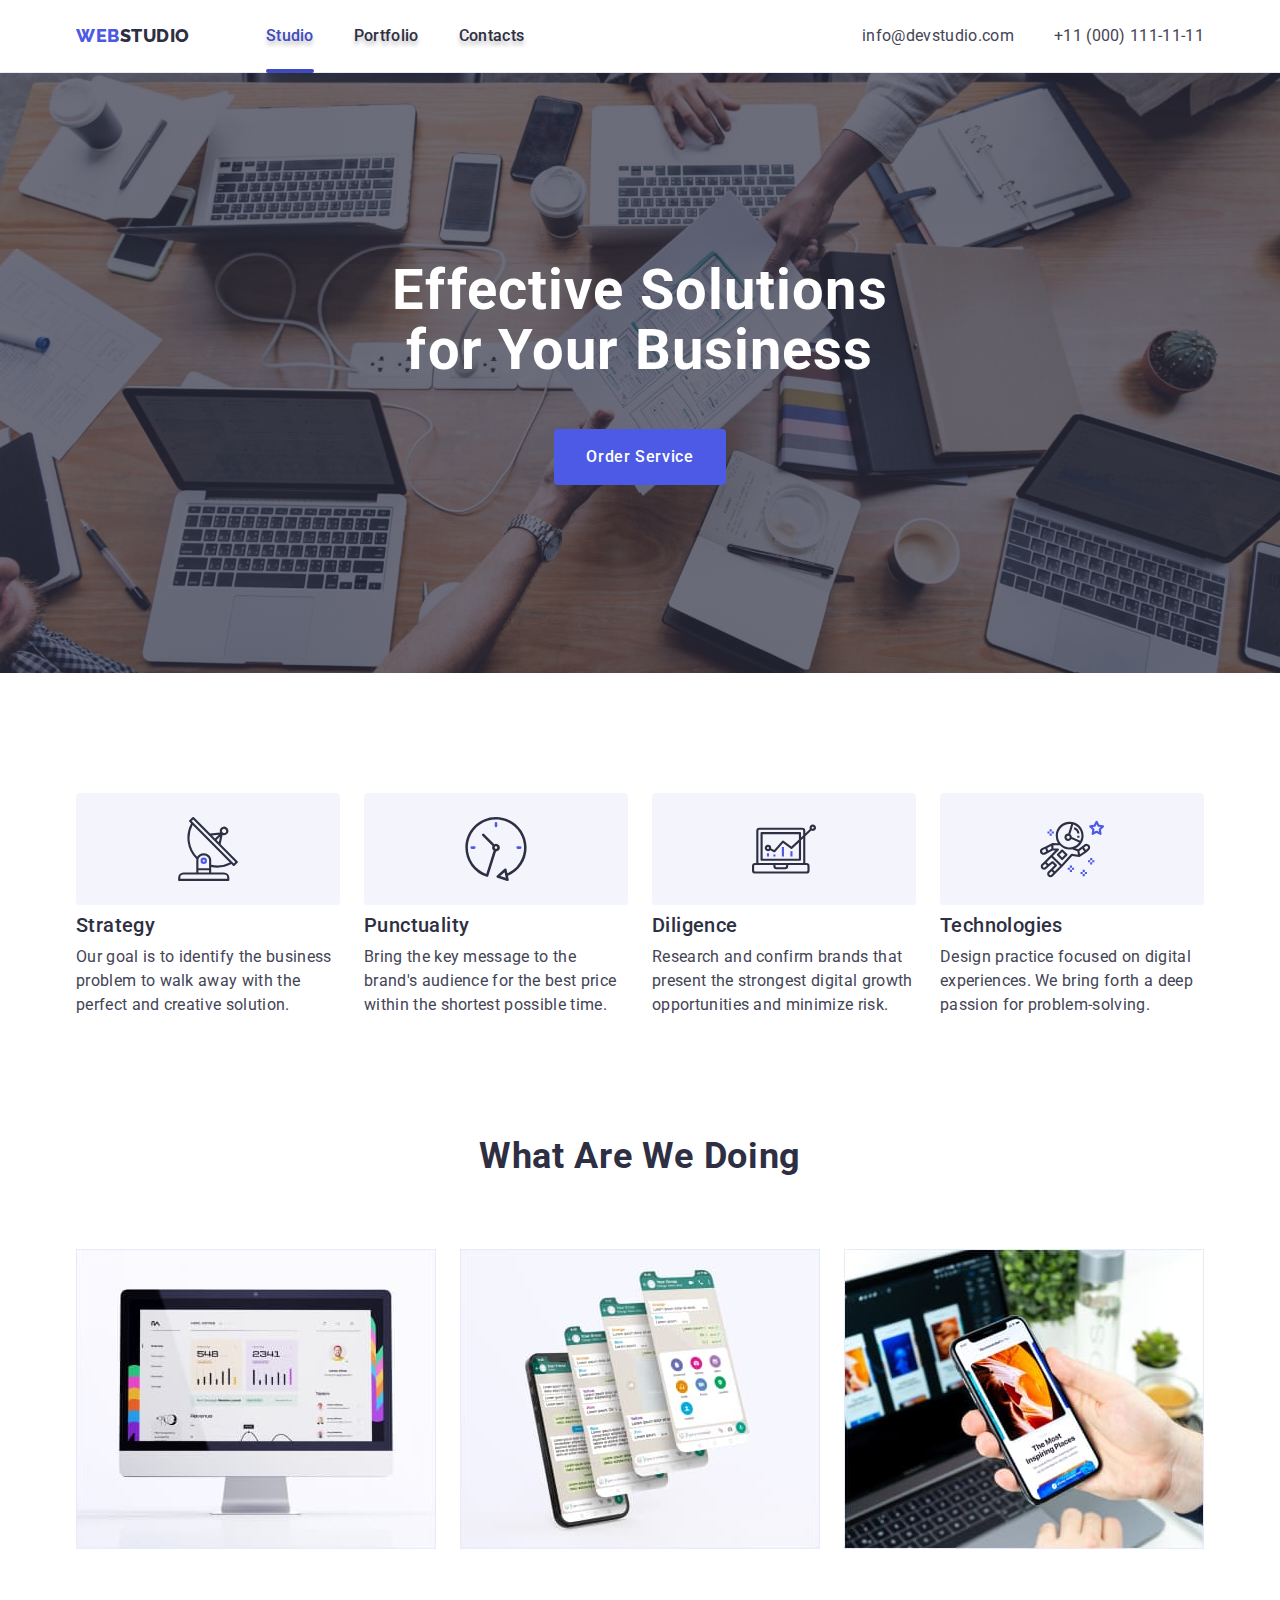
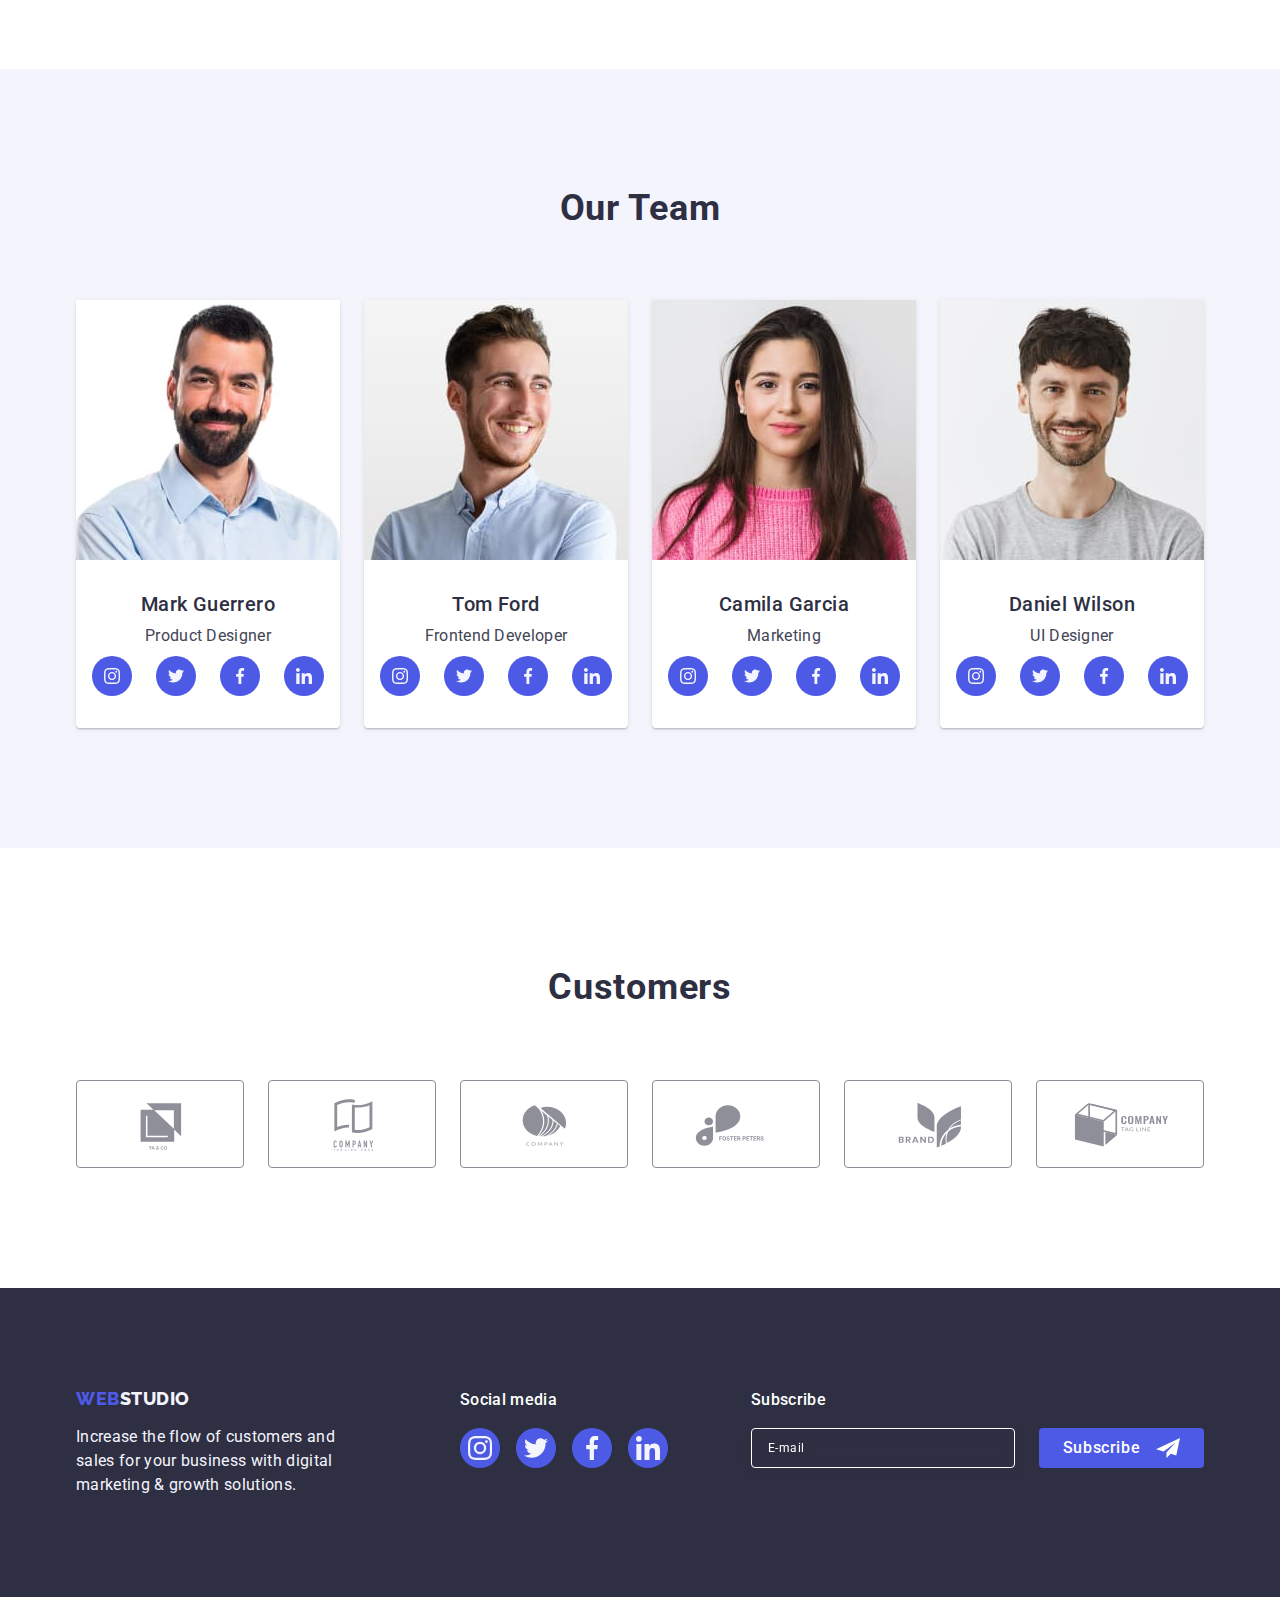
<file: index.html>
<!DOCTYPE html>
<html lang="en">
  <head>
    <meta charset="UTF-8" />
    <meta http-equiv="X-UA-Compatible" content="IE=edge" />
    <meta name="viewport" content="width=device-width, initial-scale=1.0" />
    <title>Document</title>
    <link rel="preconnect" href="https://fonts.googleapis.com" />
    <link rel="preconnect" href="https://fonts.gstatic.com" crossorigin />
    <link
      href="https://fonts.googleapis.com/css2?family=Raleway:wght@800&family=Roboto:wght@400;500;700;900&display=swap"
      rel="stylesheet"
    />
    <link
      rel="stylesheet"
      href="https://cdnjs.cloudflare.com/ajax/libs/modern-normalize/1.1.0/modern-normalize.min.css"
    />
    <link rel="stylesheet" href="./css/styles.css" />
  </head>
  <body>
    <!-- Header -->
    <header class="page-header">
      <div class="page-header-container container">
        <nav class="page-navigation">
          <a class="logo link" href="./index.html">Web<span class="logo-style">Studio</span> </a>
          <ul class="site-nav list">
            <li class="menu-item">
              <a href="./index.html" class="menu-link active-page link">Studio</a>
            </li>
            <li class="menu-item">
              <a href="./portfolio.html" class="menu-link link">Portfolio</a>
            </li>
            <li class="menu-item"><a href="" class="menu-link link">Contacts</a></li>
          </ul>
        </nav>
        <address class="page-address">
          <ul class="list-address list">
            <li class="contacts-header-link link">
              <a class="link" href="mailto:info@devstudio.com">info@devstudio.com</a>
            </li>
            <li class="contacts-header-link link">
              <a class="link" href="tel:+110001111111">+11 (000) 111-11-11</a>
            </li>
          </ul>
        </address>
      </div>
    </header>
    <main>
      <!-- Hero -->
      <section class="hero">
        <div class="container">
          <h1 class="main-title">Effective Solutions for Your Business</h1>
          <button class="modal-open-btn" type="button" data-modal-open>Order Service</button>
        </div>
      </section>
      <!-- Section About -->
      <section class="about">
        <div class="container">
          <h2 class="visually-hidden">Our qualities</h2>
          <ul class="about-list list">
            <li class="about-list-item">
              <div class="icon-about">
                <svg class="" width="64" height="64" aria-label="antenna">
                  <use href="./images/icons.svg#icon-antenna"></use>
                </svg>
              </div>
              <h3 class="subtitle">Strategy</h3>
              <p class="description-text">
                Our goal is to identify the business problem to walk away with the perfect and
                creative solution.
              </p>
            </li>
            <li class="about-list-item">
              <div class="icon-about">
                <svg class="" width="64" height="64" aria-label="clock">
                  <use href="./images/icons.svg#icon-clock"></use>
                </svg>
              </div>
              <h3 class="subtitle">Punctuality</h3>
              <p class="description-text">
                Bring the key message to the brand's audience for the best price within the shortest
                possible time.
              </p>
            </li>
            <li class="about-list-item">
              <div class="icon-about">
                <svg class="" width="64" height="64" aria-label="diagram">
                  <use href="./images/icons.svg#icon-diagram"></use>
                </svg>
              </div>
              <h3 class="subtitle">Diligence</h3>
              <p class="description-text">
                Research and confirm brands that present the strongest digital growth opportunities
                and minimize risk.
              </p>
            </li>
            <li class="about-list-item">
              <div class="icon-about">
                <svg class="" width="64" height="64" aria-label="astronaut">
                  <use href="./images/icons.svg#icon-astronaut-1"></use>
                </svg>
              </div>
              <h3 class="subtitle">Technologies</h3>
              <p class="description-text">
                Design practice focused on digital experiences. We bring forth a deep passion for
                problem-solving.
              </p>
            </li>
          </ul>
        </div>
      </section>
      <!-- Section What are we doing -->
      <section class="services">
        <div class="container">
          <h2 class="title">What are we doing</h2>
          <ul class="list-services list">
            <li class="service-item">
              <img
                class="list-services-img"
                src="./images/img1.jpg"
                alt="computer monitor"
                width="360"
                height="300"
              />
            </li>
            <li class="service-item">
              <img
                class="list-services-img"
                src="./images/img2.jpg"
                alt="mobile phones"
                width="360"
                height="300"
              />
            </li>
            <li class="service-item">
              <img
                class="list-services-img"
                src="./images/img3.jpg"
                alt="laptop and phone"
                width="360"
                height="300"
              />
            </li>
          </ul>
        </div>
      </section>
      <!-- Section Our Team -->
      <section class="team-company">
        <div class="container">
          <h2 class="title">Our Team</h2>
          <ul class="list-team-company list">
            <li class="team-list-item">
              <img class="team-list-img" src="./images/img1a.jpg" alt="Person" width="264" />
              <div class="team-card-wrapper">
                <h3 class="subtitle-name">Mark Guerrero</h3>
                <p class="position">Product Designer</p>
                <ul class="social-list list">
                  <li class="social-list-item">
                    <a href="" class="social-list-link">
                      <svg class="social-list-icon" aria-label="instagram" width="16" height="16">
                        <use href="./images/icons.svg#icon-instagram"></use>
                      </svg>
                    </a>
                  </li>
                  <li class="social-list-item">
                    <a href="" class="social-list-link">
                      <svg class="social-list-icon" aria-label="twitter" width="16" height="16">
                        <use href="./images/icons.svg#icon-twitter"></use>
                      </svg>
                    </a>
                  </li>
                  <li class="social-list-item">
                    <a href="" class="social-list-link">
                      <svg class="social-list-icon" aria-label="facebook" width="16" height="16">
                        <use href="./images/icons.svg#icon-facebook"></use>
                      </svg>
                    </a>
                  </li>
                  <li class="social-list-item">
                    <a href="" class="social-list-link">
                      <svg class="social-list-icon" aria-label="linkedin" width="16" height="16">
                        <use href="./images/icons.svg#icon-linkedin"></use>
                      </svg>
                    </a>
                  </li>
                </ul>
              </div>
            </li>
            <li class="team-list-item">
              <img class="team-list-img" src="./images/img2a.jpg" alt="Person" width="264" />
              <div class="team-card-wrapper">
                <h3 class="subtitle-name">Tom Ford</h3>
                <p class="position">Frontend Developer</p>
                <ul class="social-list list">
                  <li class="social-list-item">
                    <a href="" class="social-list-link">
                      <svg class="social-list-icon" aria-label="instagram" width="16" height="16">
                        <use href="./images/icons.svg#icon-instagram"></use>
                      </svg>
                    </a>
                  </li>
                  <li class="social-list-item">
                    <a href="" class="social-list-link">
                      <svg class="social-list-icon" aria-label="twitter" width="16" height="16">
                        <use href="./images/icons.svg#icon-twitter"></use>
                      </svg>
                    </a>
                  </li>
                  <li class="social-list-item">
                    <a href="" class="social-list-link">
                      <svg class="social-list-icon" aria-label="facebook" width="16" height="16">
                        <use href="./images/icons.svg#icon-facebook"></use>
                      </svg>
                    </a>
                  </li>
                  <li class="social-list-item">
                    <a href="" class="social-list-link">
                      <svg class="social-list-icon" aria-label="linkedin" width="16" height="16">
                        <use href="./images/icons.svg#icon-linkedin"></use>
                      </svg>
                    </a>
                  </li>
                </ul>
              </div>
            </li>
            <li class="team-list-item">
              <img class="team-list-img" src="./images/img3a.jpg" alt="Person" width="264" />
              <div class="team-card-wrapper">
                <h3 class="subtitle-name">Camila Garcia</h3>
                <p class="position">Marketing</p>
                <ul class="social-list list">
                  <li class="social-list-item">
                    <a href="" class="social-list-link">
                      <svg class="social-list-icon" aria-label="instagram" width="16" height="16">
                        <use href="./images/icons.svg#icon-instagram"></use>
                      </svg>
                    </a>
                  </li>
                  <li class="social-list-item">
                    <a href="" class="social-list-link">
                      <svg class="social-list-icon" aria-label="twitter" width="16" height="16">
                        <use href="./images/icons.svg#icon-twitter"></use>
                      </svg>
                    </a>
                  </li>
                  <li class="social-list-item">
                    <a href="" class="social-list-link">
                      <svg class="social-list-icon" aria-label="facebook" width="16" height="16">
                        <use href="./images/icons.svg#icon-facebook"></use>
                      </svg>
                    </a>
                  </li>
                  <li class="social-list-item">
                    <a href="" class="social-list-link">
                      <svg class="social-list-icon" aria-label="linkedin" width="16" height="16">
                        <use href="./images/icons.svg#icon-linkedin"></use>
                      </svg>
                    </a>
                  </li>
                </ul>
              </div>
            </li>
            <li class="team-list-item">
              <img class="team-list-img" src="./images/img4a.jpg" alt="Person" width="264" />
              <div class="team-card-wrapper">
                <h3 class="subtitle-name">Daniel Wilson</h3>
                <p class="position">UI Designer</p>
                <ul class="social-list list">
                  <li class="social-list-item">
                    <a href="" class="social-list-link">
                      <svg class="social-list-icon" aria-label="instagram" width="16" height="16">
                        <use href="./images/icons.svg#icon-instagram"></use>
                      </svg>
                    </a>
                  </li>
                  <li class="social-list-item">
                    <a href="" class="social-list-link">
                      <svg class="social-list-icon" aria-label="twitter" width="16" height="16">
                        <use href="./images/icons.svg#icon-twitter"></use>
                      </svg>
                    </a>
                  </li>
                  <li class="social-list-item">
                    <a href="" class="social-list-link">
                      <svg class="social-list-icon" aria-label="facebook" width="16" height="16">
                        <use href="./images/icons.svg#icon-facebook"></use>
                      </svg>
                    </a>
                  </li>
                  <li class="social-list-item">
                    <a href="" class="social-list-link">
                      <svg class="social-list-icon" aria-label="linkedin" width="16" height="16">
                        <use href="./images/icons.svg#icon-linkedin"></use>
                      </svg>
                    </a>
                  </li>
                </ul>
              </div>
            </li>
          </ul>
        </div>
      </section>
      <!-- Section Customers -->
      <section class="customers">
        <div class="container">
          <h2 class="title">Customers</h2>
          <ul class="customers-list list">
            <li class="customers-link-item">
              <a href="" class="customer-link link">
                <svg class="customer-icon" width="104" height="56" aria-label="logo company 1">
                  <use href="./images/icons.svg#icon-logo"></use>
                </svg>
              </a>
            </li>
            <li class="customers-link-item">
              <a href="" class="customer-link link">
                <svg class="customer-icon" width="104" height="56" aria-label="logo company 2">
                  <use href="./images/icons.svg#icon-logo1"></use>
                </svg>
              </a>
            </li>
            <li class="customers-link-item">
              <a href="" class="customer-link link">
                <svg class="customer-icon" width="104" height="56" aria-label="logo company 3">
                  <use href="./images/icons.svg#icon-logo2"></use>
                </svg>
              </a>
            </li>
            <li class="customers-link-item">
              <a href="" class="customer-link link">
                <svg class="customer-icon" width="104" height="56" aria-label="logo company 4">
                  <use href="./images/icons.svg#icon-logo3"></use>
                </svg>
              </a>
            </li>
            <li class="customers-link-item">
              <a href="" class="customer-link link">
                <svg class="customer-icon" width="104" height="56" aria-label="logo company 5">
                  <use href="./images/icons.svg#icon-logo4"></use>
                </svg>
              </a>
            </li>
            <li class="customers-link-item">
              <a href="" class="customer-link link">
                <svg class="customer-icon" width="104" height="56" aria-label="logo company 6">
                  <use href="./images/icons.svg#icon-logo5"></use>
                </svg>
              </a>
            </li>
          </ul>
        </div>
      </section>
    </main>
    <!-- Footer Content -->
    <footer class="footer-block">
      <div class="footer-wrapper container">
        <div class="logo-container">
          <a class="footer-logo link" href="./index.html"
            >Web<span class="footer-logo-style">Studio</span>
          </a>
          <p class="footer-text">
            Increase the flow of customers and sales for your business with digital marketing &
            growth solutions.
          </p>
        </div>
        <div class="social-media-container">
          <p class="social-media-footer">Social media</p>
          <ul class="social-footer-list list">
            <li class="social-list-item">
              <a href="" class="social-list-link-footer">
                <svg class="social-list-icon" aria-label="instagram" width="24" height="24">
                  <use href="./images/icons.svg#icon-instagram"></use>
                </svg>
              </a>
            </li>
            <li class="social-list-item">
              <a href="" class="social-list-link-footer">
                <svg class="social-list-icon" aria-label="twitter" width="24" height="24">
                  <use href="./images/icons.svg#icon-twitter"></use>
                </svg>
              </a>
            </li>
            <li class="social-list-item">
              <a href="" class="social-list-link-footer">
                <svg class="social-list-icon" aria-label="facebook" width="24" height="24">
                  <use href="./images/icons.svg#icon-facebook"></use>
                </svg>
              </a>
            </li>
            <li class="social-list-item">
              <a href="" class="social-list-link-footer">
                <svg class="social-list-icon" aria-label="linkedin" width="24" height="24">
                  <use href="./images/icons.svg#icon-linkedin"></use>
                </svg>
              </a>
            </li>
          </ul>
        </div>
        <div class="subscribe-container">
          <p class="subscribe-form-title">Subscribe</p>
          <form class="subscribe-wrapper">
            <label class="subscribe-form">
              <input
                class="subscribe-form-input"
                type="email"
                name="user-email-sub"
                placeholder="E-mail"
                required
              />
            </label>
            <button class="btn-subscribe" type="submit">
              Subscribe
              <svg class="subscribe-send-icon" width="24" height="24">
                <use href="./images/icons.svg#icon-frame"></use>
              </svg>
            </button>
          </form>
        </div>
      </div>
    </footer>
    <!-- Modal window -->
    <div class="backdrop is-hidden" data-modal>
      <div class="modal">
        <button type="button" class="modal-close-btn" data-modal-close>
          <svg class="modal-close-icon" width="8" height="8">
            <use href="./images/icons.svg#icon-close"></use>
          </svg>
        </button>
        <p class="text-form-modal">Leave your contacts and we will call you back</p>
        <form class="contact-form">
          <div class="contact-form-wrapper">
            <label class="contact-form-field" for="user-name">Name</label>
            <div class="icon-form-modal">
              <input
                class="contact-form-input"
                id="user-name"
                type="text"
                name="user-name"
                required
                pattern="[a-zA-Zа-яА-ЯіІїЇґҐєЄʼ]+"
              />
              <svg class="contact-form-input-icon" aria-label="person" width="18" height="24">
                <use href="./images/icons.svg#icon-person-black"></use>
              </svg>
            </div>
          </div>
          <div class="contact-form-wrapper">
            <label class="contact-form-field" for="user-phone">Phone</label>
            <div class="icon-form-modal">
              <input
                class="contact-form-input"
                id="user-phone"
                type="tel"
                name="user-phone"
                required
                pattern="[0-9]{3}-[0-9]{3}-[0-9]{2}-[0-9]{2}"
                title="xxx-xxx-xx-xx"
              />
              <svg class="contact-form-input-icon" aria-label="phone" width="18" height="24">
                <use href="./images/icons.svg#icon-phone-black"></use>
              </svg>
            </div>
          </div>
          <div class="contact-form-wrapper">
            <label class="contact-form-field" for="user-email">Email</label>
            <div class="icon-form-modal">
              <input
                class="contact-form-input"
                id="user-email"
                type="text"
                name="user-email"
                pattern="[a-z0-9._%+-]+@[a-z0-9.-]+\.[a-z]{2,4}$"
              />
              <svg class="contact-form-input-icon" aria-label="person" width="18" height="24">
                <use href="./images/icons.svg#icon-email-black"></use>
              </svg>
            </div>
          </div>
          <div class="contact-form-wrapper comment-form-wraper">
            <label class="contact-form-field" for="user-comment">Comment</label>
            <textarea
              class="contact-form-message"
              id="user-comment"
              name="user-comment"
              placeholder="Text input"
            ></textarea>
          </div>
          <!-- Checkbox -->
          <div class="modal-contact-form-checkbox">
            <input
              class="input-checkbox visually-hidden"
              type="checkbox"
              id="user-privacy"
              value="true"
              name="user-privacy"
            />
            <label class="contact-form-checkbox-wrapper" for="user-privacy">
              <span class="modal-contact-form-policy">
                <svg class="contact-form-own-checkbox" width="10" height="8">
                  <use
                    class="contact-form-checkbox-icon"
                    href="./images/icons.svg#icon-vector"
                  ></use>
                </svg>
              </span>
              I accept the terms and conditions of the
              <a class="privacy-policy" href="#">Privacy Policy</a>
            </label>
          </div>
          <button class="contact-form-submit" type="submit">Send</button>
        </form>
      </div>
    </div>
    <script src="./js/modal.js"></script>
  </body>
</html>
</file>
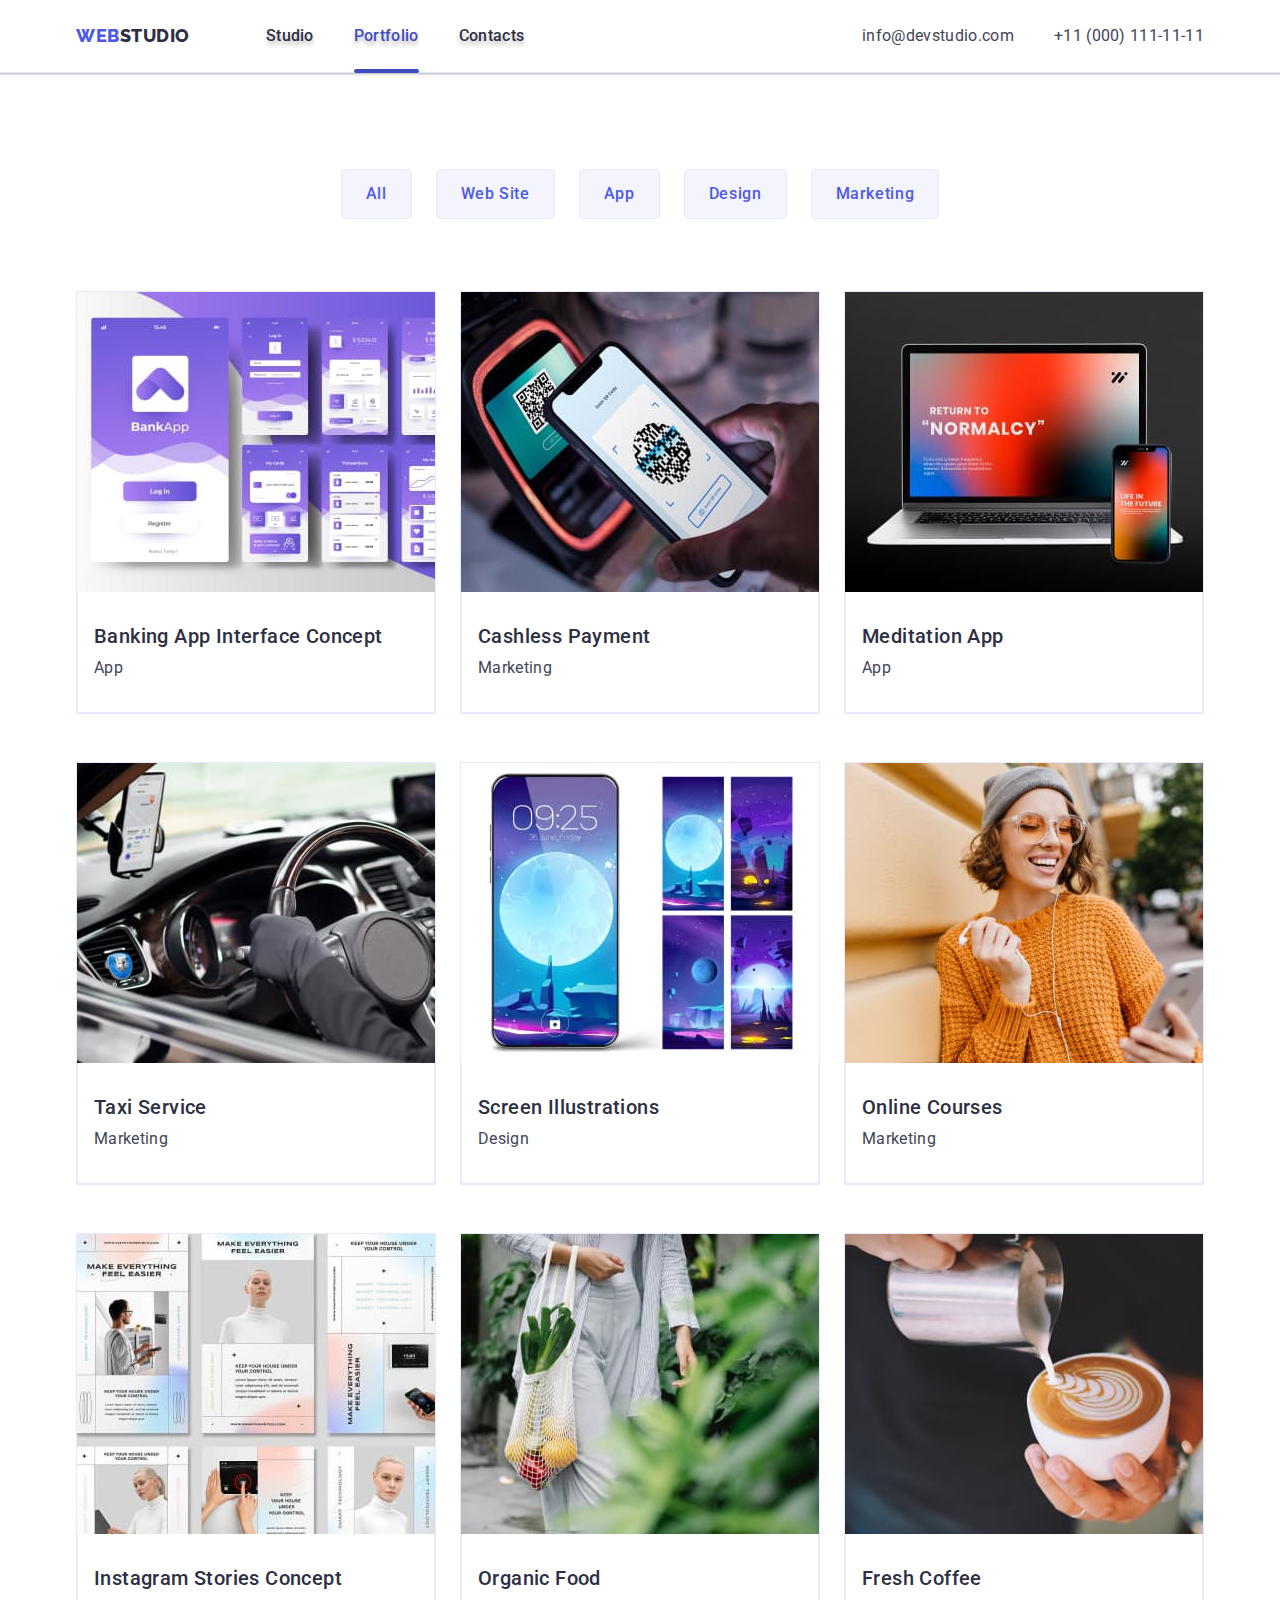
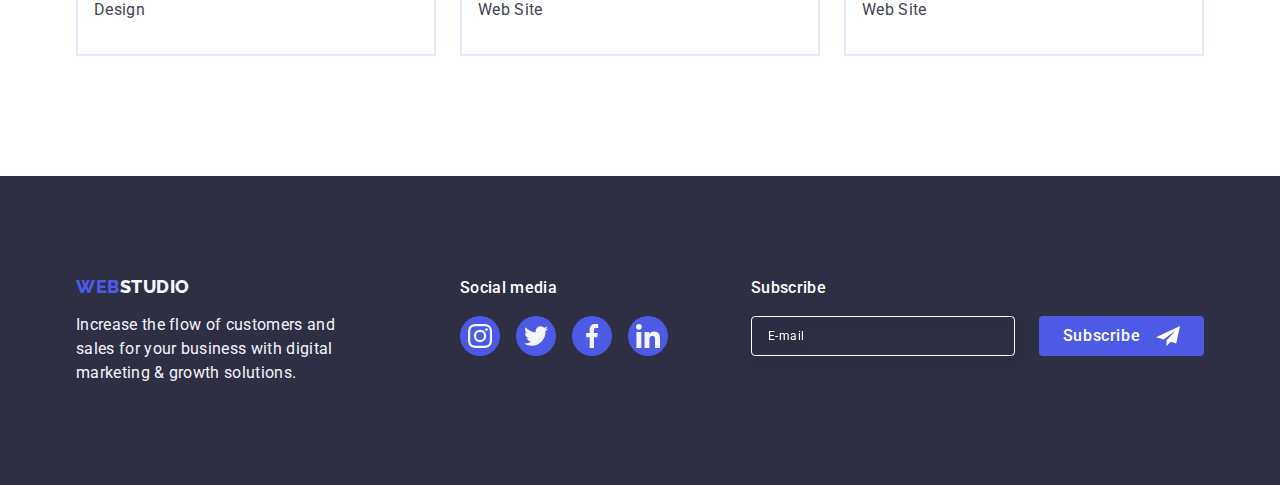
<file: portfolio.html>
<!DOCTYPE html>
<html lang="en">
  <head>
    <meta charset="UTF-8" />
    <meta http-equiv="X-UA-Compatible" content="IE=edge" />
    <meta name="viewport" content="width=device-width, initial-scale=1.0" />
    <title>Document</title>
    <link rel="preconnect" href="https://fonts.googleapis.com" />
    <link rel="preconnect" href="https://fonts.gstatic.com" crossorigin />
    <link
      href="https://fonts.googleapis.com/css2?family=Raleway:wght@800&family=Roboto:wght@400;500;700;900&display=swap"
      rel="stylesheet"
    />
    <link
      rel="stylesheet"
      href="https://cdnjs.cloudflare.com/ajax/libs/modern-normalize/1.1.0/modern-normalize.min.css"
    />
    <link rel="stylesheet" href="./css/styles.css" />
  </head>
  <body>
    <!-- Header -->
    <header class="page-header">
      <div class="page-header-container container">
        <nav class="page-navigation">
          <a class="logo link" href="./index.html">Web<span class="logo-style">Studio</span> </a>
          <ul class="site-nav list">
            <li class="menu-item">
              <a href="./index.html" class="menu-link link">Studio</a>
            </li>
            <li class="menu-item">
              <a href="./portfolio.html" class="menu-link active-page link">Portfolio</a>
            </li>
            <li class="menu-item">
              <a href="" class="menu-link link">Contacts</a>
            </li>
          </ul>
        </nav>
        <address class="page-address">
          <ul class="list-address list">
            <li><a href="mailto:info@devstudio.com" class="link">info@devstudio.com</a></li>
            <li><a href="tel:+110001111111" class="link">+11 (000) 111-11-11</a></li>
          </ul>
        </address>
      </div>
    </header>
    <main>
      <!-- Section Projects -->
      <section class="projects">
        <div class="container">
          <h1 class="visually-hidden">Projects Menu</h1>
          <ul class="projects-list list">
            <li>
              <button class="project-btn" type="button">All</button>
            </li>
            <li><button class="project-btn" type="button">Web Site</button></li>
            <li><button class="project-btn" type="button">App</button></li>
            <li><button class="project-btn" type="button">Design</button></li>
            <li><button class="project-btn" type="button">Marketing</button></li>
          </ul>
          <ul class="project-items list">
            <li class="portfolio-item">
              <a href="" class="project-item link">
                <div class="project-list-img-wrapper">
                  <img
                    src="./images/portfolio/img1b.jpg"
                    alt="Banking App Interface"
                    width="360"
                    height="300"
                  />
                  <p class="overlay">
                    14 Stylish and User-Friendly App Design Concepts · Task Manager App · Calorie
                    Tracker App · Exotic Fruit Ecommerce App · Cloud Storage App
                  </p>
                </div>
                <div class="portfolio-card-wrapper">
                  <h2 class="subtitle">Banking App Interface Concept</h2>
                  <p class="description-text">App</p>
                </div>
              </a>
            </li>
            <li class="portfolio-item">
              <a href="" class="project-item link">
                <div class="project-list-img-wrapper">
                  <img
                    src="./images/portfolio/img2b.jpg"
                    alt="Cashless Payment"
                    width="360"
                    height="300"
                  />
                  <p class="overlay">
                    14 Stylish and User-Friendly App Design Concepts · Task Manager App · Calorie
                    Tracker App · Exotic Fruit Ecommerce App · Cloud Storage App
                  </p>
                </div>
                <div class="portfolio-card-wrapper">
                  <h2 class="subtitle">Cashless Payment</h2>
                  <p class="description-text">Marketing</p>
                </div>
              </a>
            </li>
            <li class="portfolio-item">
              <a href="" class="project-item link">
                <div class="project-list-img-wrapper">
                  <img
                    src="./images/portfolio/img3b.jpg"
                    alt="Meditation App"
                    width="360"
                    height="300"
                  />
                  <p class="overlay">
                    14 Stylish and User-Friendly App Design Concepts · Task Manager App · Calorie
                    Tracker App · Exotic Fruit Ecommerce App · Cloud Storage App
                  </p>
                </div>
                <div class="portfolio-card-wrapper">
                  <h2 class="subtitle">Meditation App</h2>
                  <p class="description-text">App</p>
                </div>
              </a>
            </li>
            <li class="portfolio-item">
              <a href="" class="project-item link">
                <div class="project-list-img-wrapper">
                  <img
                    src="./images/portfolio/img4b.jpg"
                    alt="Taxi Service"
                    width="360"
                    height="300"
                  />
                  <p class="overlay">
                    14 Stylish and User-Friendly App Design Concepts · Task Manager App · Calorie
                    Tracker App · Exotic Fruit Ecommerce App · Cloud Storage App
                  </p>
                </div>
                <div class="portfolio-card-wrapper">
                  <h2 class="subtitle">Taxi Service</h2>
                  <p class="description-text">Marketing</p>
                </div>
              </a>
            </li>
            <li class="portfolio-item">
              <a href="" class="project-item link">
                <div class="project-list-img-wrapper">
                  <img
                    src="./images/portfolio/img5b.jpg"
                    alt="Screen Illustrations"
                    width="360"
                    height="300"
                  />
                  <p class="overlay">
                    14 Stylish and User-Friendly App Design Concepts · Task Manager App · Calorie
                    Tracker App · Exotic Fruit Ecommerce App · Cloud Storage App
                  </p>
                </div>
                <div class="portfolio-card-wrapper">
                  <h2 class="subtitle">Screen Illustrations</h2>
                  <p class="description-text">Design</p>
                </div>
              </a>
            </li>
            <li class="portfolio-item">
              <a href="" class="project-item link">
                <div class="project-list-img-wrapper">
                  <img
                    src="./images/portfolio/img6b.jpg"
                    alt="Online Courses"
                    width="360"
                    height="300"
                  />
                  <p class="overlay">
                    14 Stylish and User-Friendly App Design Concepts · Task Manager App · Calorie
                    Tracker App · Exotic Fruit Ecommerce App · Cloud Storage App
                  </p>
                </div>
                <div class="portfolio-card-wrapper">
                  <h2 class="subtitle">Online Courses</h2>
                  <p class="description-text">Marketing</p>
                </div>
              </a>
            </li>
            <li class="portfolio-item">
              <a href="" class="project-item link">
                <div class="project-list-img-wrapper">
                  <img
                    src="./images/portfolio/img7b.jpg"
                    alt="Instagram Stories Concept"
                    width="360"
                    height="300"
                  />
                  <p class="overlay">
                    14 Stylish and User-Friendly App Design Concepts · Task Manager App · Calorie
                    Tracker App · Exotic Fruit Ecommerce App · Cloud Storage App
                  </p>
                </div>
                <div class="portfolio-card-wrapper">
                  <h2 class="subtitle">Instagram Stories Concept</h2>
                  <p class="description-text">Design</p>
                </div>
              </a>
            </li>
            <li class="portfolio-item">
              <a href="" class="project-item link">
                <div class="project-list-img-wrapper">
                  <img
                    src="./images/portfolio/img8b.jpg"
                    alt="Organic Food"
                    width="360"
                    height="300"
                  />
                  <p class="overlay">
                    14 Stylish and User-Friendly App Design Concepts · Task Manager App · Calorie
                    Tracker App · Exotic Fruit Ecommerce App · Cloud Storage App
                  </p>
                </div>
                <div class="portfolio-card-wrapper">
                  <h2 class="subtitle">Organic Food</h2>
                  <p class="description-text">Web Site</p>
                </div>
              </a>
            </li>
            <li class="portfolio-item">
              <a href="" class="project-item link">
                <div class="project-list-img-wrapper">
                  <img
                    src="./images/portfolio/img9b.jpg"
                    alt="Fresh Coffee"
                    width="360"
                    height="300"
                  />
                  <p class="overlay">
                    14 Stylish and User-Friendly App Design Concepts · Task Manager App · Calorie
                    Tracker App · Exotic Fruit Ecommerce App · Cloud Storage App
                  </p>
                </div>
                <div class="portfolio-card-wrapper">
                  <h2 class="subtitle">Fresh Coffee</h2>
                  <p class="description-text">Web Site</p>
                </div>
              </a>
            </li>
          </ul>
        </div>
      </section>
    </main>
    <!-- Footer Content -->
    <footer class="footer-block">
      <div class="footer-wrapper container">
        <div class="logo-container">
          <a class="footer-logo link" href="./index.html"
            >Web<span class="footer-logo-style">Studio</span>
          </a>
          <p class="footer-text">
            Increase the flow of customers and sales for your business with digital marketing &
            growth solutions.
          </p>
        </div>
        <div class="social-media-container">
          <p class="social-media-footer">Social media</p>
          <ul class="social-footer-list list">
            <li class="social-list-item">
              <a href="" class="social-list-link-footer">
                <svg class="social-list-icon" aria-label="instagram" width="24" height="24">
                  <use href="./images/icons.svg#icon-instagram"></use>
                </svg>
              </a>
            </li>
            <li class="social-list-item">
              <a href="" class="social-list-link-footer">
                <svg class="social-list-icon" aria-label="twitter" width="24" height="24">
                  <use href="./images/icons.svg#icon-twitter"></use>
                </svg>
              </a>
            </li>
            <li class="social-list-item">
              <a href="" class="social-list-link-footer">
                <svg class="social-list-icon" aria-label="facebook" width="24" height="24">
                  <use href="./images/icons.svg#icon-facebook"></use>
                </svg>
              </a>
            </li>
            <li class="social-list-item">
              <a href="" class="social-list-link-footer">
                <svg class="social-list-icon" aria-label="linkedin" width="24" height="24">
                  <use href="./images/icons.svg#icon-linkedin"></use>
                </svg>
              </a>
            </li>
          </ul>
        </div>
        <div class="subscribe-container">
          <p class="subscribe-form-title">Subscribe</p>
          <form class="subscribe-wrapper">
            <label class="subscribe-form">
              <input
                class="subscribe-form-input"
                type="email"
                name="user-email-sub"
                placeholder="E-mail"
                required
              />
            </label>
            <button class="btn-subscribe" type="submit">
              Subscribe
              <svg class="subscribe-send-icon" width="24" height="24">
                <use href="./images/icons.svg#icon-frame"></use>
              </svg>
            </button>
          </form>
        </div>
      </div>
    </footer>
  </body>
</html>
</file>
<file: css/styles.css>
:root {
  --main-font-family: 'Roboto', sans-serif;
  --secondary-font-family: 'Raleway', sans-serif;
  --color-primary: #4d5ae5;
  --color-pressed: #404bbf;
  --color-dark: #2e2f42;
  --color-success: #31d0aa;
  --color-primary-text: #434455;
  --color-subtle-text: #8e8f99;
  --color-accent: #e7e9fc;
  --color-light: #f4f4fd;
  --color-modal-overlay: #f4f4fd;
  --color-hero-background: #2e2f42;
  --color-white-background: #ffffff;
  --color-modal-background: #fcfcfc;
}

body {
  font-family: var(--main-font-family);
  color: var(--color-primary-text);
  background-color: var(--color-white-background);
}

.list {
  list-style: none;
}

button {
  cursor: pointer;
}

.link {
  text-decoration: none;
}

h1,
h2,
h3,
h4,
h5,
p {
  margin-top: 0;
  margin-bottom: 0;
}

ul,
ol {
  margin-top: 0;
  margin-bottom: 0;
  padding-left: 0;
}

img {
  display: block;
}

/* ===============Components=============== */

.container {
  width: 1158px;
  padding: 0 15px;
  margin: 0 auto;
}

.visually-hidden {
  position: absolute;
  width: 1px;
  height: 1px;
  margin: -1px;
  border: 0;
  padding: 0;
  white-space: nowrap;
  clip-path: inset(100%);
  clip: rect(0 0 0 0);
  overflow: hidden;
}

.section {
  padding-top: 120px;
  padding-bottom: 120px;
}

/* ==================Components=============== */

/* ===================Header================== */
.page-header {
  border-bottom: 1px solid var(--color-accent);
  box-shadow: 0px 2px 1px rgba(46, 47, 66, 0.08), 0px 1px 1px rgba(46, 47, 66, 0.16),
    0px 1px 6px rgba(46, 47, 66, 0.08);
}

.page-header-container {
  display: flex;
  align-items: center;
  justify-content: space-between;
}

.page-navigation {
  display: flex;
  align-items: center;
}

.site-nav {
  display: flex;
  align-items: center;
}

.menu-item:not(:last-child) {
  margin-right: 40px;
}

.list-address {
  display: flex;
  text-align: center;
  gap: 40px;
}

.logo {
  padding: 24px 0;
  font-family: var(--secondary-font-family);
  font-weight: 800;
  font-size: 18px;
  line-height: 1.17;
  letter-spacing: 0.03em;
  text-transform: uppercase;
  color: var(--color-primary);
  display: block;
  text-decoration: none;
  margin-right: 76px;
  align-items: center;
}

.logo-style {
  color: var(--color-dark);
}

.site-nav .link {
  /* color: var(--color-dark); */
  font-weight: 500;
  font-size: 16px;
  line-height: 1.5;
  letter-spacing: 0.02em;
  display: block;
  text-shadow: 0px 4px 4px rgba(0, 0, 0, 0.25);
  transition: color 250ms cubic-bezier(0.4, 0, 0.2, 1);
}

.site-nav .menu-link:not(:last-child) {
  margin-right: 40px;
}

.site-nav .link:hover,
.site-nav .link:focus {
  color: var(--color-pressed);
}

.page-address {
  font-style: normal;
}

.list-address .link {
  font-style: normal;
  font-weight: 400;
  font-size: 16px;
  line-height: 1.5;
  letter-spacing: 0.02em;
  color: var(--color-primary-text);
  transition: color 250ms cubic-bezier(0.4, 0, 0.2, 1);
}

.list-address .link:hover,
.list-address .link:focus {
  color: var(--color-pressed);
}

.menu-link {
  position: relative;
  color: var(--color-dark);
  padding: 24px 0 24px 0;
}
.active-page::after {
  position: absolute;
  content: '';
  width: 100%;
  height: 4px;
  left: 0px;
  bottom: -1px;
  background-color: var(--color-pressed);
  border-radius: 2px;
}

.active-page {
  color: var(--color-pressed);
}

/* ===================Header================== */

/* ===================Hero==================== */

.main-title {
  font-weight: 700;
  font-size: 56px;
  line-height: 1.07;
  text-align: center;
  letter-spacing: 0.02em;
  max-width: 496px;
  color: var(--color-white-background);
  margin-left: auto;
  margin-right: auto;
  margin-bottom: 48px;
}

.hero {
  max-width: 1440px;
  height: 600px;
  background: var(--color-hero-background);
  background-image: linear-gradient(rgba(46, 47, 66, 0.7), rgba(46, 47, 66, 0.7)),
    url('../images/bg.jpg');
  background-repeat: no-repeat;
  background-position: center;
  background-size: cover;
  margin-left: auto;
  margin-right: auto;
  padding-top: 188px;
  padding-bottom: 188px;
}

.modal-open-btn {
  font-family: var(--main-font-family);
  font-weight: 500;
  font-size: 16px;
  line-height: 1.5;
  display: block;
  letter-spacing: 0.04em;
  color: var(--color-white-background);
  background: var(--color-primary);
  border-radius: 4px;
  border: none;
  margin: 48px auto 0 auto;
  min-width: 169px;
  padding: 16px 32px;
  transition: background-color 250ms cubic-bezier(0.4, 0, 0.2, 1);
}

.modal-open-btn:hover,
.modal-open-btn:focus {
  background: var(--color-pressed);
}

/* ===================Hero==================== */

/* ============== Section About ============== */

.about {
  padding: 120px 0;
}

.icon-about {
  display: flex;
  justify-content: center;
  align-items: center;
  background-color: var(--color-light);
  margin-bottom: 8px;
  border-radius: 4px;
  height: 112px;
}

.about-list {
  gap: 24px;
  display: flex;
  align-items: top;
}

.about-list-item {
  width: calc((100% - 72px) / 4);
}

.subtitle {
  font-weight: 500;
  font-size: 20px;
  line-height: 1.2;
  letter-spacing: 0.02em;
  color: var(--color-dark);
  margin-bottom: 8px;
}

.description-text {
  font-weight: 400;
  font-size: 16px;
  line-height: 1.5;
  letter-spacing: 0.02em;
  color: var(--color-primary-text);
}

/* ============== Section About ============== */

/* =========Section What are we doing========= */

.services {
  padding-bottom: 120px;
}

.title {
  font-weight: 700;
  font-size: 36px;
  text-align: center;
  letter-spacing: 0.02em;
  text-transform: capitalize;
  color: var(--color-dark);
  margin-bottom: 72px;
  line-height: 1.1;
}

.list-services {
  gap: 24px;
  display: flex;
  align-items: center;
}

.service-item {
  width: calc((100% - 48px) / 3);
}
/* =========Section What are we doing========= */

/* ============Section Our Team============ */
.team-company {
  background: var(--color-light);
  padding: 120px 0 120px;
}
.subtitle-name {
  font-weight: 500;
  font-size: 20px;
  line-height: 1.2;
  text-align: center;
  letter-spacing: 0.02em;
  color: var(--color-dark);
  margin-bottom: 8px;
}

.position {
  font-weight: 400;
  font-size: 16px;
  line-height: 1.5;
  letter-spacing: 0.02em;
  color: var(--color-primary-text);
}

.team-list-item {
  background: var(--color-white-background);
  flex-basis: calc((100% - 72px) / 4);
  box-shadow: 0px 1px 6px rgba(46, 47, 66, 0.08), 0px 1px 1px rgba(46, 47, 66, 0.16),
    0px 2px 1px rgba(46, 47, 66, 0.08);
  border-radius: 0px 0px 4px 4px;
}

.list-team-company {
  display: flex;
  align-items: center;
  gap: 24px;
  flex-wrap: wrap;
}

.team-card-wrapper {
  text-align: center;
  padding: 32px 0 32px;
}

.social-list {
  display: flex;
  justify-content: center;
  gap: 24px;
  margin-top: 8px;
}

.social-list-link {
  display: flex;
  justify-content: center;
  align-items: center;
  width: 40px;
  height: 40px;
  border-radius: 50%;
  fill: var(--color-light);
  background-color: var(--color-primary);
  transition: background-color 250ms cubic-bezier(0.4, 0, 0.2, 1);
}

.social-list-link:hover,
.social-list-link:focus {
  background-color: var(--color-pressed);
}

/* ============Section Our Team============ */
/* ===========Section Customers============ */

.customer-icon {
  fill: currentColor;
}

.customers {
  padding: 120px 0;
}

.customers-list {
  display: flex;
  justify-content: center;
  align-items: center;
  gap: 24px;
}

.customer-link {
  display: flex;
  justify-content: center;
  align-items: center;
  border: 1px solid var(--color-subtle-text);
  color: var(--color-subtle-text);
  border-radius: 4px;
  padding: 16px 32px;
  height: 100%;
  transition: border-color 250ms cubic-bezier(0.4, 0, 0.2, 1),
    color 250ms cubic-bezier(0.4, 0, 0.2, 1);
}

.customers-link-item {
  width: calc((100% - 120px) / 6);
  background-color: var(--color-white-background);
  height: 88px;
}

.customer-link:hover,
.customer-link:focus {
  border: 1px solid var(--color-pressed);
  color: var(--color-pressed);
}

.customer-link:hover .customer-icon,
.customer-link:focus .customer-icon {
  color: var(--color-pressed);
}

/* ===========Section Customers============ */

/* ============Footer Content============== */
.footer-block {
  background: var(--color-hero-background);
  padding: 100px 0 100px 0;
}

.footer-logo {
  color: var(--color-primary);
  font-family: var(--secondary-font-family);
  font-weight: 800;
  font-size: 18px;
  line-height: 1.17;
  letter-spacing: 0.03em;
  text-transform: uppercase;
  margin-bottom: 16px;
  display: inline-block;
  text-decoration: none;
}

.footer-logo-style {
  color: var(--color-light);
}

.footer-text {
  font-size: 16px;
  line-height: 1.5;
  letter-spacing: 0.02em;
  color: var(--color-light);
  width: 264px;
}

.social-media-footer {
  font-weight: 500;
  font-size: 16px;
  line-height: 1.5;
  letter-spacing: 0.02em;
  color: var(--color-white-background);
  font-family: var(--main-font-family);
  margin-bottom: 16px;
}

.social-footer-list {
  display: flex;
  justify-content: center;
  gap: 16px;
}

.social-list-item {
  width: 40px;
  height: 40px;
}

.social-list-icon {
  fill: var(--color-light);
}

.logo-container {
  margin-right: 120px;
}

.footer-wrapper {
  display: flex;
  align-items: baseline;
}

.social-list-link-footer {
  display: flex;
  justify-content: center;
  align-items: center;
  width: 100%;
  height: 100%;
  border-radius: 50%;
  background-color: var(--color-primary);
  transition: background-color 250ms cubic-bezier(0.4, 0, 0.2, 1);
}

.social-list-link-footer:hover,
.social-list-link-footer:focus {
  background-color: var(--color-success);
}

/* ============= Subscribe ============= */

.subscribe-container {
  margin-left: auto;
}

.subscribe-wrapper {
  display: flex;
}

.subscribe-form {
  margin-right: 24px;
}

.subscribe-form-title {
  font-family: var(--main-font-family);
  font-style: normal;
  font-weight: 500;
  font-size: 16px;
  line-height: 1.5;
  letter-spacing: 0.02em;
  color: var(--color-white-background);
  margin-bottom: 16px;
}

.subscribe-form-input {
  width: 264px;
  height: 40px;
  border: 1px solid var(--color-white-background);
  background-color: transparent;
  font-size: 12px;
  line-height: 1.5;
  letter-spacing: 0.04em;
  color: var(--color-white-background);
  padding-left: 16px;
  filter: drop-shadow(0px 4px 4px rgba(0, 0, 0, 0.15));
  border-radius: 4px;
  outline: none;
}

.subscribe-form-input::placeholder {
  color: var(--color-white-background);
}

.btn-subscribe {
  min-width: 165px;
  height: 40px;
  display: flex;
  justify-content: center;
  align-items: center;
  background-color: var(--color-primary);
  border-radius: 4px;
  font-family: var(--main-font-family);
  font-weight: 500;
  font-size: 16px;
  line-height: 1.5;
  letter-spacing: 0.04em;
  border: none;
  color: var(--color-white-background);
}

.btn-subscribe:hover,
.btn-subscribe:focus {
  background: var(--color-pressed);
  color: var(--color-white-background);
}

.subscribe-send-icon {
  margin-left: 16px;
  fill: var(--color-white-background);
}

/* ============= Subscribe ============= */

/* ============Footer Content============ */

/* ===========Section Projects=========== */

.projects-list {
  gap: 24px;
  display: flex;
  margin-bottom: 72px;
  align-items: center;
  justify-content: center;
}

.project-btn {
  font-family: var(--main-font-family);
  color: var(--color-primary);
  font-weight: 500;
  font-size: 16px;
  line-height: 1.5;
  display: flex;
  justify-content: center;
  align-items: center;
  text-align: center;
  letter-spacing: 0.04em;
  padding: 12px 24px;
  background-color: var(--color-modal-overlay);
  border: 1px solid var(--color-accent);
  border-radius: 4px;
  transition: color 250ms cubic-bezier(0.4, 0, 0.2, 1),
    background-color 250ms cubic-bezier(0.4, 0, 0.2, 1),
    border-color 250ms cubic-bezier(0.4, 0, 0.2, 1), box-shadow 250ms cubic-bezier(0.4, 0, 0.2, 1);
}

.project-btn:hover,
.project-btn:focus {
  color: var(--color-white-background);
  background: var(--color-pressed);
  border: 1px solid transparent;
  border-radius: 4px;
  box-shadow: 0px 3px 1px rgba(0, 0, 0, 0.1), 0px 2px 1px rgba(0, 0, 0, 0.08),
    0px 2px 2px rgba(0, 0, 0, 0.12);
}

.portfolio-item {
  width: calc((100% - 48px) / 3);
  border: 1px solid var(--color-accent);
}

.project-items {
  column-gap: 24px;
  row-gap: 48px;
  display: flex;
  align-items: center;
  flex-wrap: wrap;
}

.projects {
  padding: 96px 0 120px;
}

.portfolio-card-wrapper {
  padding: 32px 16px;
  border-bottom: 1px solid var(--color-accent);
  border-left: 1px solid var(--color-accent);
  border-right: 1px solid var(--color-accent);
  border-top: none;
}

.project-item {
  display: block;
  transition: box-shadow 250ms cubic-bezier(0.4, 0, 0.2, 1);
}

.project-item:hover,
.project-item:focus {
  box-shadow: 0px 1px 6px rgba(46, 47, 66, 0.08), 0px 1px 1px rgba(46, 47, 66, 0.16),
    0px 2px 1px rgba(46, 47, 66, 0.08);
}

.project-list-img-wrapper {
  position: relative;
  overflow: hidden;
}

.overlay {
  position: absolute;
  top: 0;
  left: 0;
  width: 100%;
  height: 100%;
  background: var(--color-primary);
  padding: 40px 32px;
  font-family: var(--main-font-family);
  font-style: normal;
  font-weight: 400;
  font-size: 16px;
  line-height: 1.5;
  letter-spacing: 0.02em;
  color: var(--color-modal-overlay);
  transform: translate(0px, 100%);
  transition: transform 250ms cubic-bezier(0.4, 0, 0.2, 1);
}

.project-item:hover .overlay,
.project-item:focus .overlay {
  transform: translate(0%);
}

/* ===========Section Projects=========== */

/* =========== Modal window =========== */
.backdrop {
  position: fixed;
  top: 0;
  left: 0;
  width: 100%;
  height: 100%;
  z-index: 100;
  background: rgba(46, 47, 66, 0.4);
  transition: opacity 250ms cubic-bezier(0.4, 0, 0.2, 1),
    visibility 250ms cubic-bezier(0.4, 0, 0.2, 1);
}

.backdrop.is-hidden {
  visibility: hidden;
  opacity: 0;
  pointer-events: none;
}

.contact-form-wrapper {
  margin-bottom: 8px;
}

.comment-form-wraper {
  margin-bottom: 16px;
}

.modal {
  position: absolute;
  top: 50%;
  left: 50%;
  transform: translate(-50%, -50%);
  width: 408px;
  height: 584px;
  min-height: 576px;
  background-color: var(--color-modal-background);
  transition: transform 250ms cubic-bezier(0.4, 0, 0.2, 1);
  box-shadow: 0px 1px 1px rgba(0, 0, 0, 0.14), 0px 1px 3px rgba(0, 0, 0, 0.12),
    0px 2px 1px rgba(0, 0, 0, 0.2);
  border-radius: 4px;
  padding: 72px 24px 24px 24px;
}

.modal-close-btn {
  position: absolute;
  top: 24px;
  right: 24px;
  display: flex;
  align-items: center;
  justify-content: center;
  width: 24px;
  height: 24px;
  background: var(--color-accent);
  border: 1px solid rgba(0, 0, 0, 0.1);
  border-radius: 50%;
  padding: 0;
  transition: background-color 250ms cubic-bezier(0.4, 0, 0.2, 1),
    border 250ms cubic-bezier(0.4, 0, 0.2, 1);
}

.modal-close-icon {
  transition: fill 250ms cubic-bezier(0.4, 0, 0.2, 1);
}

.modal-close-btn:hover,
.modal-close-btn:focus {
  background-color: var(--color-pressed);
  border: none;
}

.modal-close-btn:hover .modal-close-icon,
.modal-close-btn:focus .modal-close-icon {
  fill: var(--color-white-background);
}

.contact-form-field,
.contact-form-input-wrapper {
  display: block;
}

.contact-form-input {
  width: 100%;
  height: 40px;
  border: 1px solid rgba(46, 47, 66, 0.4);
  border-radius: 4px;
  background-color: transparent;
  outline: transparent;
  padding-left: 38px;
  transition: border-color 250ms cubic-bezier(0.4, 0, 0.2, 1);
}

.text-form-modal {
  font-family: var(--main-font-family);
  font-style: normal;
  font-weight: 500;
  font-size: 16px;
  line-height: 1.5;
  text-align: center;
  letter-spacing: 0.02em;
  color: var(--color-dark);
  margin-bottom: 16px;
}

.contact-form-field {
  display: block;
  font-family: var(--main-font-family);
  font-style: normal;
  font-weight: 400;
  font-size: 12px;
  line-height: 1.17;
  letter-spacing: 0.04em;
  color: var(--color-subtle-text);
  margin-bottom: 4px;
}

.contact-form-input-icon {
  position: absolute;
  display: block;
  width: 18px;
  height: 24px;
  top: 50%;
  left: 16px;
  transform: translateY(-50%);
  transition: fill 250ms cubic-bezier(0.4, 0, 0.2, 1);
}

.contact-form-input:focus {
  outline: none;
  border-color: var(--color-primary);
}

.contact-form-input:focus + .contact-form-input-icon {
  fill: var(--color-primary);
}

.icon-form-modal {
  position: relative;
}

.contact-form-message {
  width: 100%;
  height: 120px;
  resize: none;
  padding: 8px 16px;
  line-height: 1.17;
  color: rgba(46, 47, 66, 0.4);
  letter-spacing: 0.04em;
  font-size: 12px;
  font-family: var(--main-font-family);
  border: 1px solid rgba(46, 47, 66, 0.2);
  border-radius: 4px;
  background-color: transparent;
  outline: transparent;
  transition: border-color 250ms cubic-bezier(0.4, 0, 0.2, 1);
}

.contact-form-message:focus {
  outline: none;
  border-color: var(--color-primary);
}

.contact-form-checkbox-wrapper {
  font-size: 12px;
  line-height: 1.17;
  letter-spacing: 0.04em;
  color: var(--color-subtle-text);
}

.modal-contact-form-checkbox {
  margin-bottom: 24px;
}

.modal-contact-form-policy {
  width: 16px;
  height: 16px;
  border: 1px solid rgba(46, 47, 66, 0.4);
  border-radius: 2px;
  display: inline-flex;
  align-items: center;
  justify-content: center;
  fill: transparent;
  margin-right: 8px;
}

.input-checkbox:checked + .contact-form-checkbox-wrapper > .modal-contact-form-policy {
  background-color: var(--color-pressed);
  border: none;
  fill: var(--color-white-background);
  border-color: var(--color-pressed);
}

.privacy-policy {
  color: var(--color-primary);
}

.contact-form-submit {
  display: block;
  padding: 16px 32px;
  min-width: 169px;
  margin-left: auto;
  margin-right: auto;
  background: var(--color-primary);
  box-shadow: 0px 4px 4px rgba(0, 0, 0, 0.15);
  border-radius: 4px;
  font-family: var(--main-font-family);
  font-weight: 500;
  border: none;
  font-size: 16px;
  line-height: 1.5;
  text-align: center;
  letter-spacing: 0.04em;
  color: var(--color-white-background);
  margin-top: 24px;
  transition: background-color 250ms cubic-bezier(0.4, 0, 0.2, 1);
}

.contact-form-submit:hover,
.contact-form-submit:focus {
  background: var(--color-primary);
  color: var(--color-white-background);
}

/* =========== Modal window =========== */
</file>
